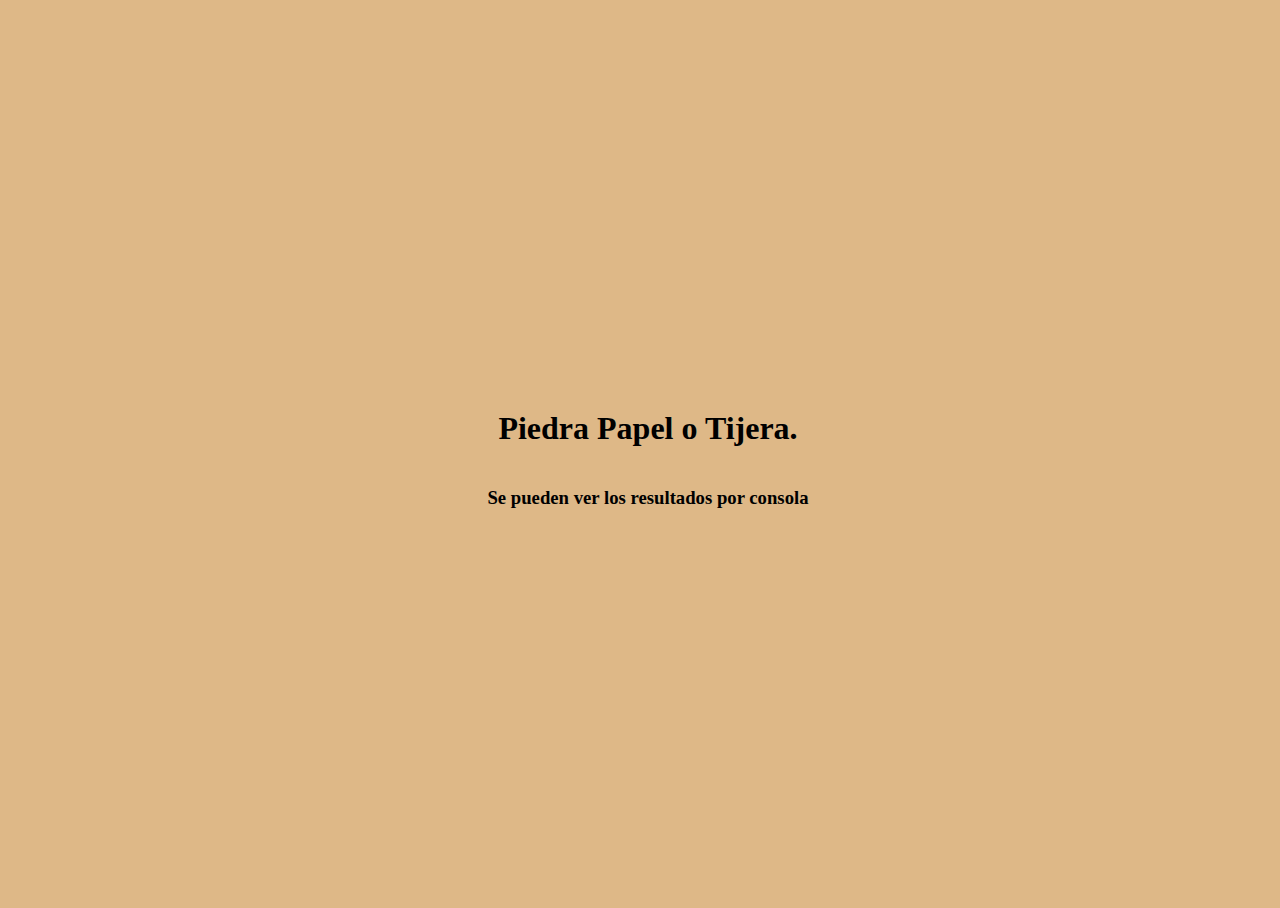
<file: T1-Piedra-Papel-Tijera/index.html>
<!DOCTYPE html>
<html lang="en">

<head>
    <meta charset="UTF-8">
    <meta http-equiv="X-UA-Compatible" content="IE=edge">
    <meta name="viewport" content="width=device-width, initial-scale=1.0">
    <title>Piedra Papel Tijera</title>
    <link rel="stylesheet" href="css/style.css">
</head>

<body>
    <div>
        <h1>
            Piedra Papel o Tijera.
        </h1>
        <h3>
            Se pueden ver los resultados por consola
        </h3>

    </div>
    <script src="scripts/app.js"></script>
</body>

</html>
</file>
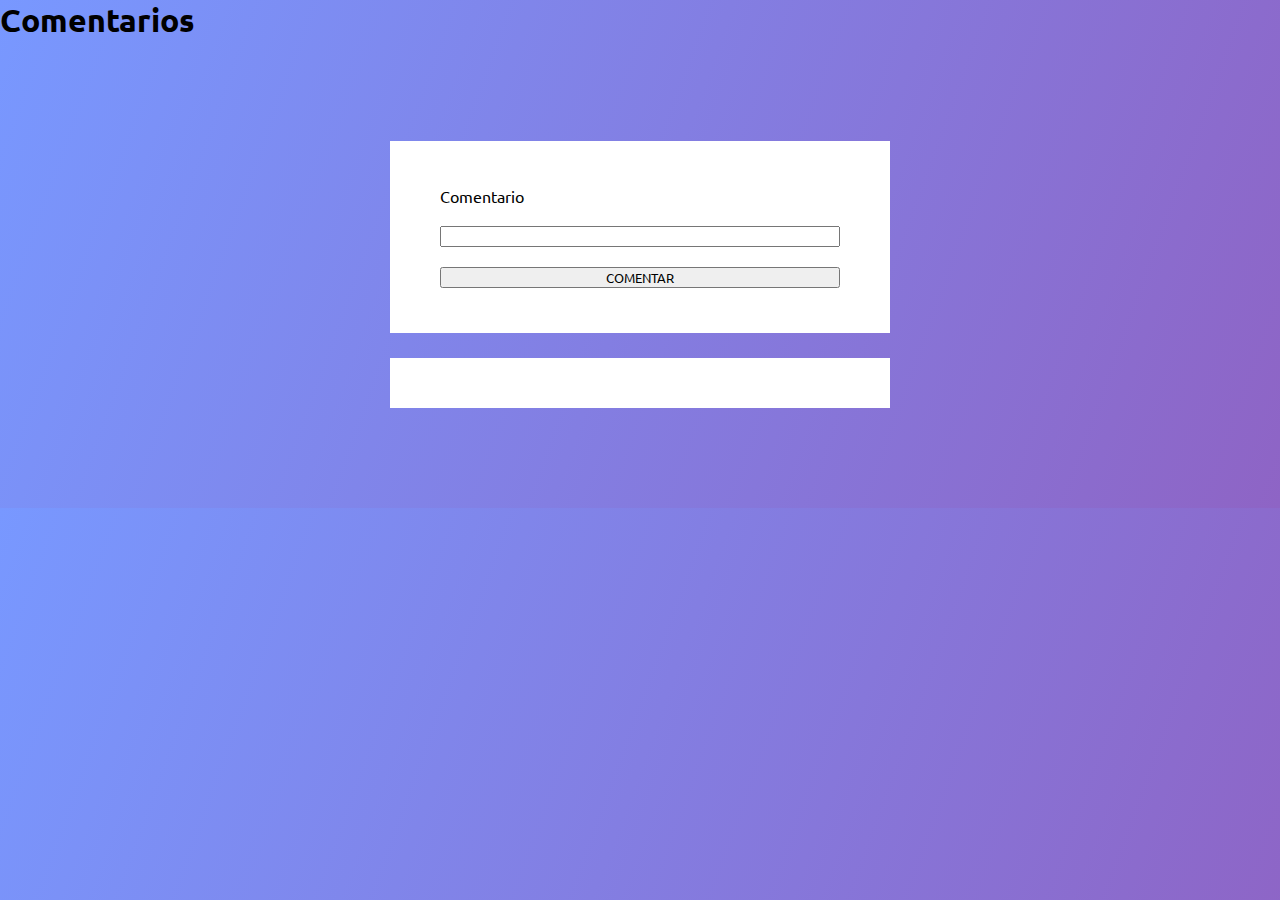
<file: T10-formulario-3/index.html>
<!DOCTYPE html>
<html lang="es">
<head>
    <meta charset="UTF-8">
    <meta http-equiv="X-UA-Compatible" content="IE=edge">
    <meta name="viewport" content="width=device-width, initial-scale=1.0">
    <title>Template</title>
    <link rel="stylesheet" href="./css/styles.css">
</head>
<body>
    <h1>Comentarios</h1>

    <main>
        <div class="contenedor">
            <form>
                <label for="comentario">Comentario</label>
                <input type="text" id="comentario">
                <button type="submit">COMENTAR</button>
            </form>
        </div>
        <div class="comentarios">
            
        </div>
    </main>
    

    <script src="./js/index.js"></script>
</body>
</html>
</file>
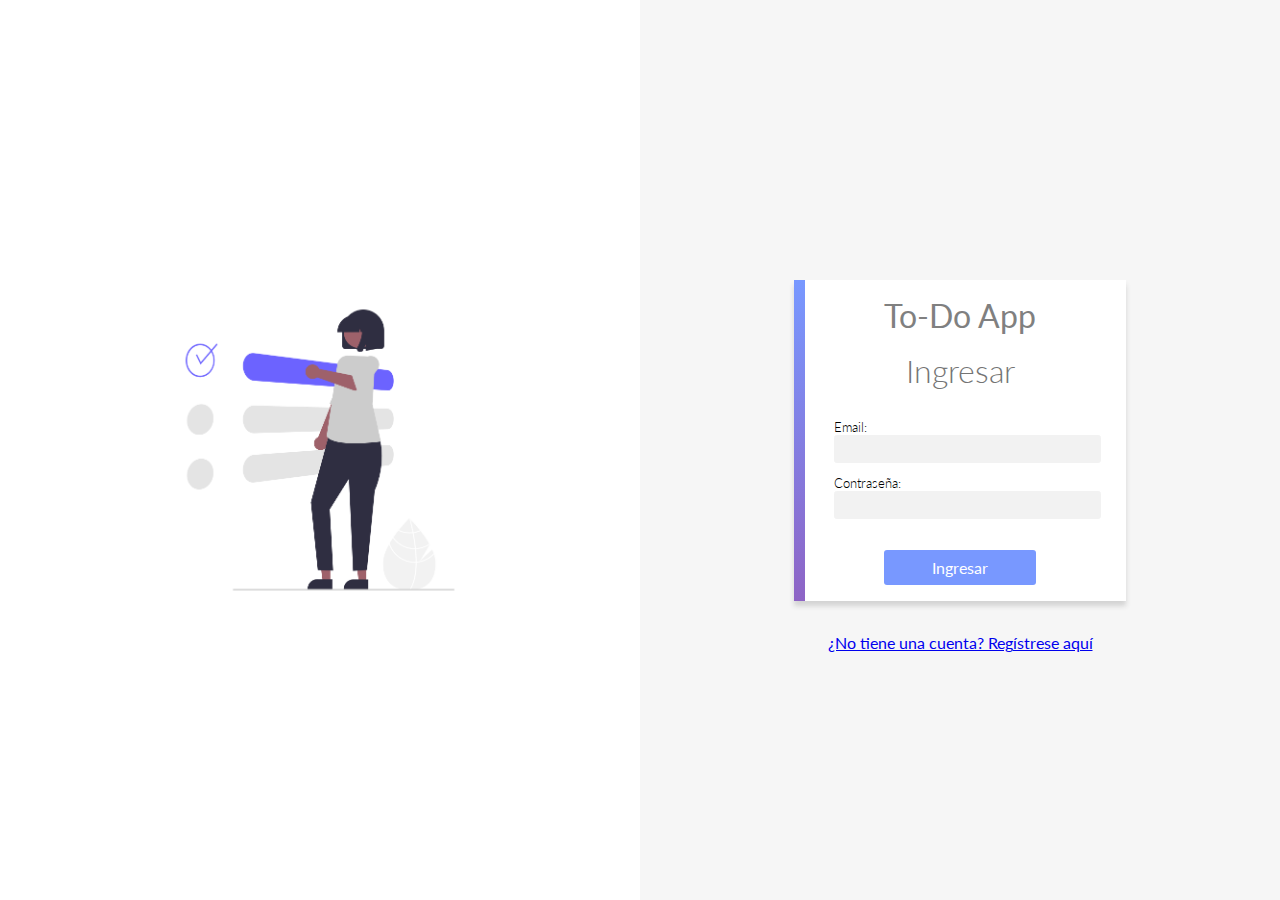
<file: T11-ToDo-ExpresionesRegulares/index.html>
<!DOCTYPE html>
<html lang="es">

<head>
    <meta charset="UTF-8">
    <meta http-equiv="X-UA-Compatible" content="IE=edge">
    <meta name="viewport" content="width=device-width, initial-scale=1.0">
    <title>ToDo</title>

    <!-- ---------------- estilos compartidos de login y signup ---------------- -->
    <link rel="stylesheet" href="styles/ingreso.css">

   


</head>

<body>
    <div class="left">
        <img src="./assets/persona-login.png" alt="">
    </div>

    <div class="right">
        <form>
            <div class="form-header">
                <p>To-Do App</p>
            </div>
            <h1>Ingresar</h1>
            <label>
                Email:
                <input id="inputEmail" type="text">
            </label>
            <label>
                Contraseña:
                <input id="inputPassword" type="password">
            </label>
            <button type="submit">Ingresar</button>
        </form>
        <div class="ingresarA">
            <a href="signup.html">¿No tiene una cuenta? Regístrese aquí</a>
        </div>
    </div>

</body>
<script src="scripts/index.js"></script>

</html>
</file>
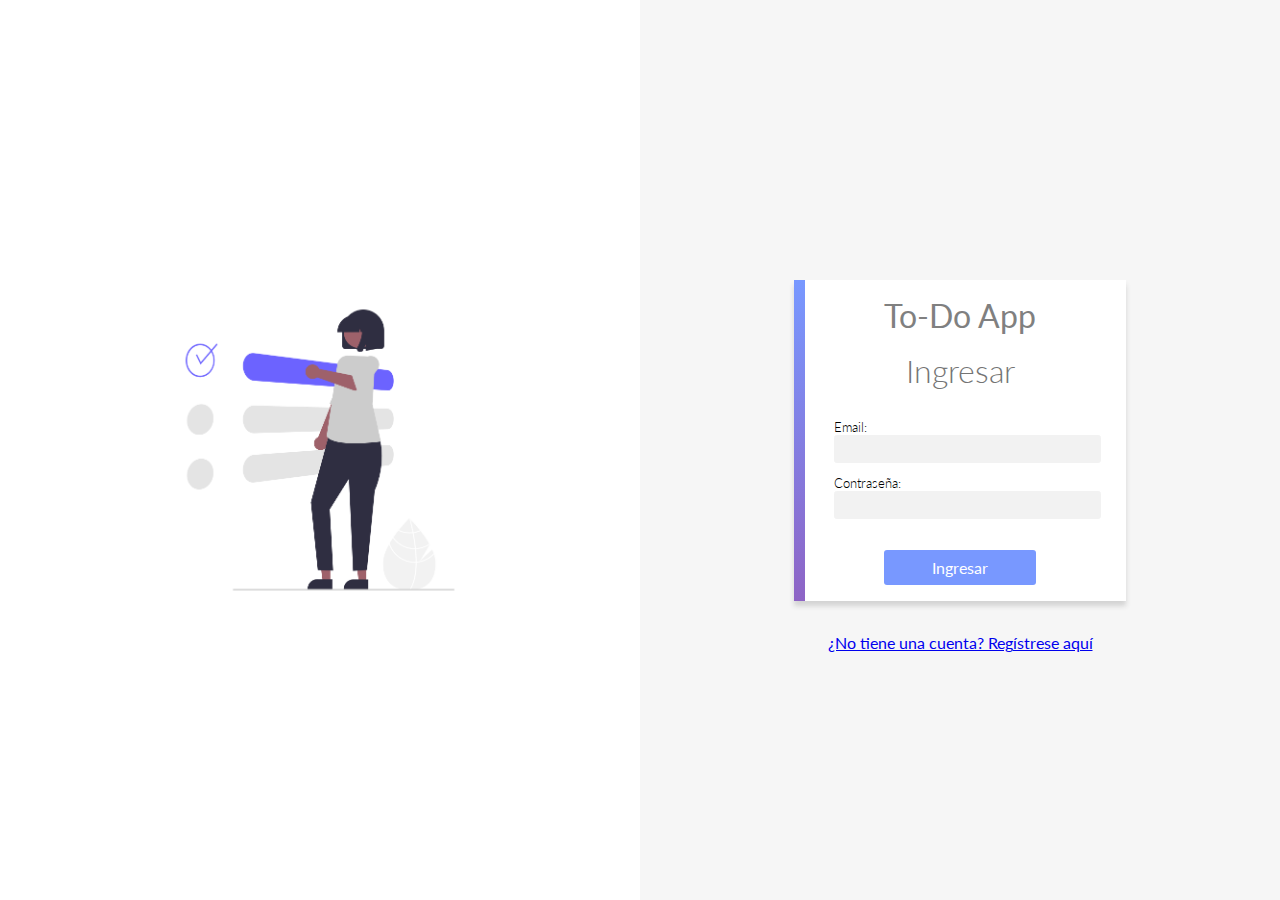
<file: T11-ToDo/index.html>
<!DOCTYPE html>
<html lang="es">

<head>
    <meta charset="UTF-8">
    <meta http-equiv="X-UA-Compatible" content="IE=edge">
    <meta name="viewport" content="width=device-width, initial-scale=1.0">
    <title>ToDo</title>

    <!-- ---------------- estilos compartidos de login y signup ---------------- -->
    <link rel="stylesheet" href="styles/ingreso.css">

   


</head>

<body>
    <div class="left">
        <img src="./assets/persona-login.png" alt="">
    </div>

    <div class="right">
        <form>
            <div class="form-header">
                <p>To-Do App</p>
            </div>
            <h1>Ingresar</h1>
            <label>
                Email:
                <input id="inputEmail" type="text">
            </label>
            <label>
                Contraseña:
                <input id="inputPassword" type="password">
            </label>
            <button type="submit" disabled>Ingresar</button>
        </form>
        <div class="ingresarA">
            <a href="signup.html">¿No tiene una cuenta? Regístrese aquí</a>
        </div>
    </div>

</body>
<script src="scripts/index.js"></script>

</html>
</file>
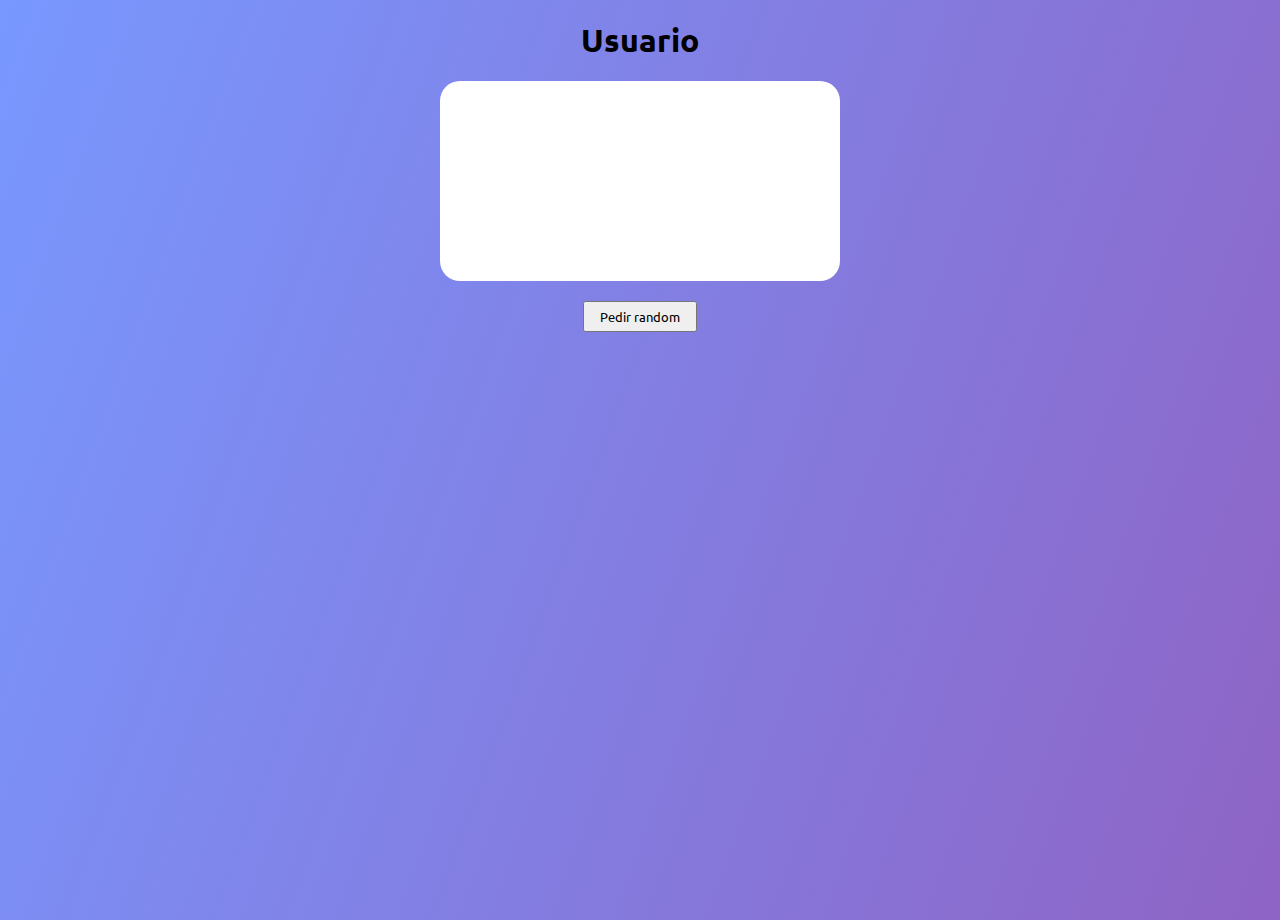
<file: T12-Api-Rest/index.html>
<!DOCTYPE html>
<html lang="es">

<head>
    <meta charset="UTF-8">
    <meta http-equiv="X-UA-Compatible" content="IE=edge">
    <meta name="viewport" content="width=device-width, initial-scale=1.0">
    <title>Promesas Usuario</title>
    <link rel="stylesheet" href="./css/styles.css">
</head>

<body>
    <h1>Usuario</h1>

    <main>
        <div class="tarjeta">

        </div>
        <div class="btnContainer">
            <button id="random">Pedir random</button>
        </div>
    </main>

    <script src="./js/index.js"></script>
</body>

</html>
</file>
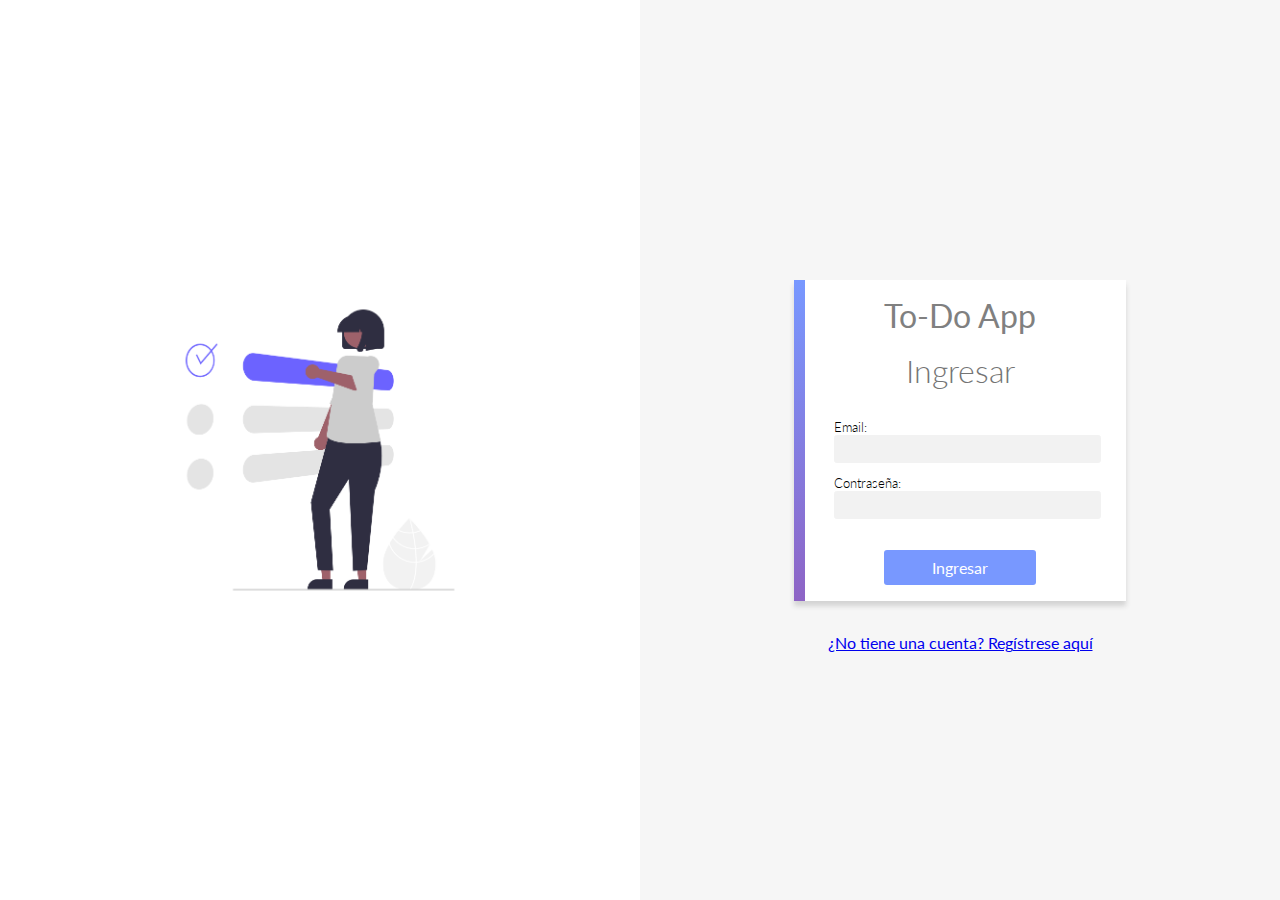
<file: T13-ToDo-Integrador/index.html>
<!DOCTYPE html>
<html lang="es">

<head>
    <meta charset="UTF-8">
    <meta http-equiv="X-UA-Compatible" content="IE=edge">
    <meta name="viewport" content="width=device-width, initial-scale=1.0">
    <title>ToDo</title>
    <link rel="shortcut icon" href="#">

    <!-- ---------------- estilos compartidos de login y signup ---------------- -->
    <link rel="stylesheet" href="styles/ingreso.css">

   


</head>

<body>
    <div class="left">
        <img src="./assets/persona-login.png" alt="">
    </div>

    <div class="right">
        <form>
            <div class="form-header">
                <p>To-Do App</p>
            </div>
            <h1>Ingresar</h1>
            <label>
                Email:
                <input id="inputEmail" type="text">
            </label>
            <label>
                Contraseña:
                <input id="inputPassword" type="password">
            </label>
            <button type="submit">Ingresar</button>
        </form>
        <div class="ingresarA">
            <a href="signup.html">¿No tiene una cuenta? Regístrese aquí</a>
        </div>
    </div>

</body>
<script src="scripts/index.js"></script>

</html>
</file>
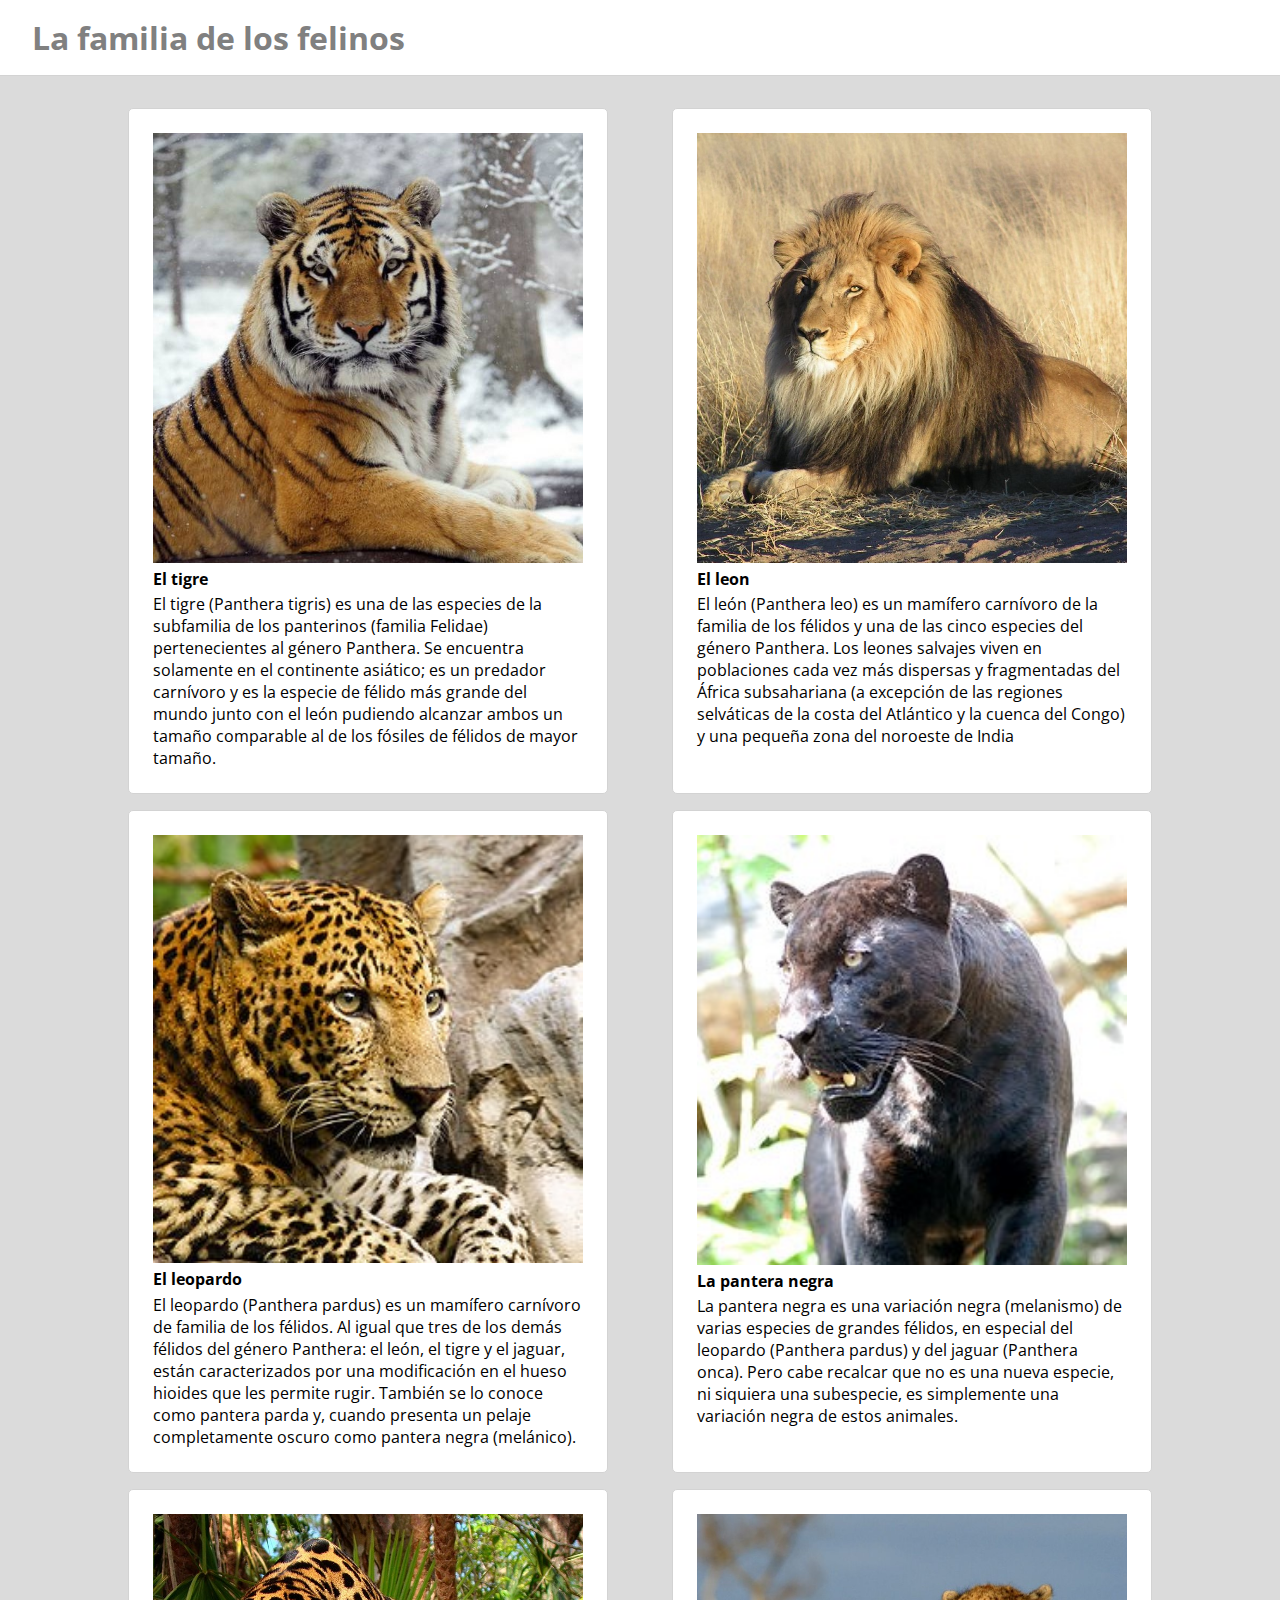
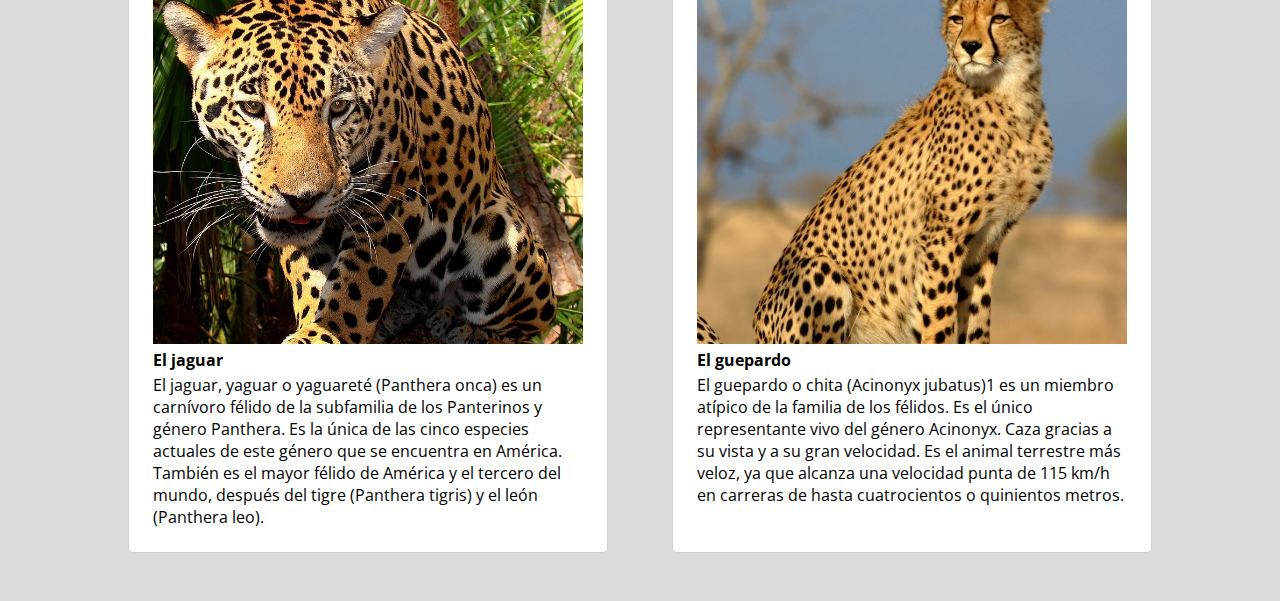
<file: T2-DOM/index.html>
<!DOCTYPE html>
<html lang="es">

<head>
  <meta charset="UTF-8">
  <meta http-equiv="X-UA-Compatible" content="IE=edge">
  <meta name="viewport" content="width=device-width, initial-scale=1.0">
  <title>Tema Oscuro - Felinos</title>
  <link rel="stylesheet" href="css/styles.css">
</head>

<body class="dark">

  <h1>La familia de los felinos</h1>

  <div class="contenedor">
    <div class="item">
      <img src="./img/tiger.jpg">
      <h2>El tigre</h2>
      <p>
        El tigre (Panthera tigris) es una de las especies​ de la subfamilia de los panterinos (familia Felidae)
        pertenecientes al género Panthera. Se encuentra solamente en el continente asiático; es un predador carnívoro y
        es
        la especie de félido más grande del mundo junto con el león pudiendo alcanzar ambos un tamaño comparable al de
        los
        fósiles de félidos de mayor tamaño.
      </p>
    </div>
    <div class="item">
      <img src="./img/leon.jpg">
      <h2>El leon</h2>
      <p>
        El león (Panthera leo) es un mamífero carnívoro de la familia de los félidos y una de las cinco especies del
        género Panthera. Los leones salvajes viven en poblaciones cada vez más dispersas y fragmentadas del África
        subsahariana (a excepción de las regiones selváticas de la costa del Atlántico y la cuenca del Congo) y una
        pequeña zona del noroeste de India
      </p>
    </div>
    <div class="item">
      <img src="./img/leopardo.jpg">
      <h2>El leopardo</h2>
      <p>
        El leopardo (Panthera pardus) es un mamífero carnívoro de familia de los félidos. Al igual que tres de los demás
        félidos del género Panthera: el león, el tigre y el jaguar, están caracterizados por una modificación en el
        hueso hioides que les permite rugir. También se lo conoce como pantera parda y, cuando presenta un pelaje
        completamente oscuro como pantera negra (melánico).
      </p>
    </div>
    <div class="item">
      <img src="./img/pantera-negra.jpg">
      <h2>La pantera negra</h2>
      <p>
        La pantera negra es una variación negra (melanismo) de varias especies de grandes félidos, en especial del
        leopardo (Panthera pardus) y del jaguar (Panthera onca). Pero cabe recalcar que no es una nueva especie, ni
        siquiera una subespecie, es simplemente una variación negra de estos animales.
      </p>
    </div>
    <div class="item">
      <img src="./img/jaguar.jpg">
      <h2>El jaguar</h2>
      <p>
        El jaguar, yaguar o yaguareté (Panthera onca) es un carnívoro félido de la subfamilia de los Panterinos y
        género Panthera. Es la única de las cinco especies actuales de este género que se encuentra en América. También
        es el mayor félido de América y el tercero del mundo, después del tigre (Panthera tigris) y el león (Panthera
        leo).
      </p>
    </div>
    <div class="item">
      <img src="./img/chita.jpg">
      <h2>El guepardo</h2>
      <p>
        El guepardo o chita (Acinonyx jubatus)1​ es un miembro atípico de la familia de los félidos. Es el único
        representante vivo del género Acinonyx. Caza gracias a su vista y a su gran velocidad. Es el animal terrestre
        más veloz, ya que alcanza una velocidad punta de 115 km/h en carreras de hasta cuatrocientos o quinientos
        metros.
      </p>
    </div>
  </div>
<script src="scripts/app.js"></script>
</body>

</html>
</file>
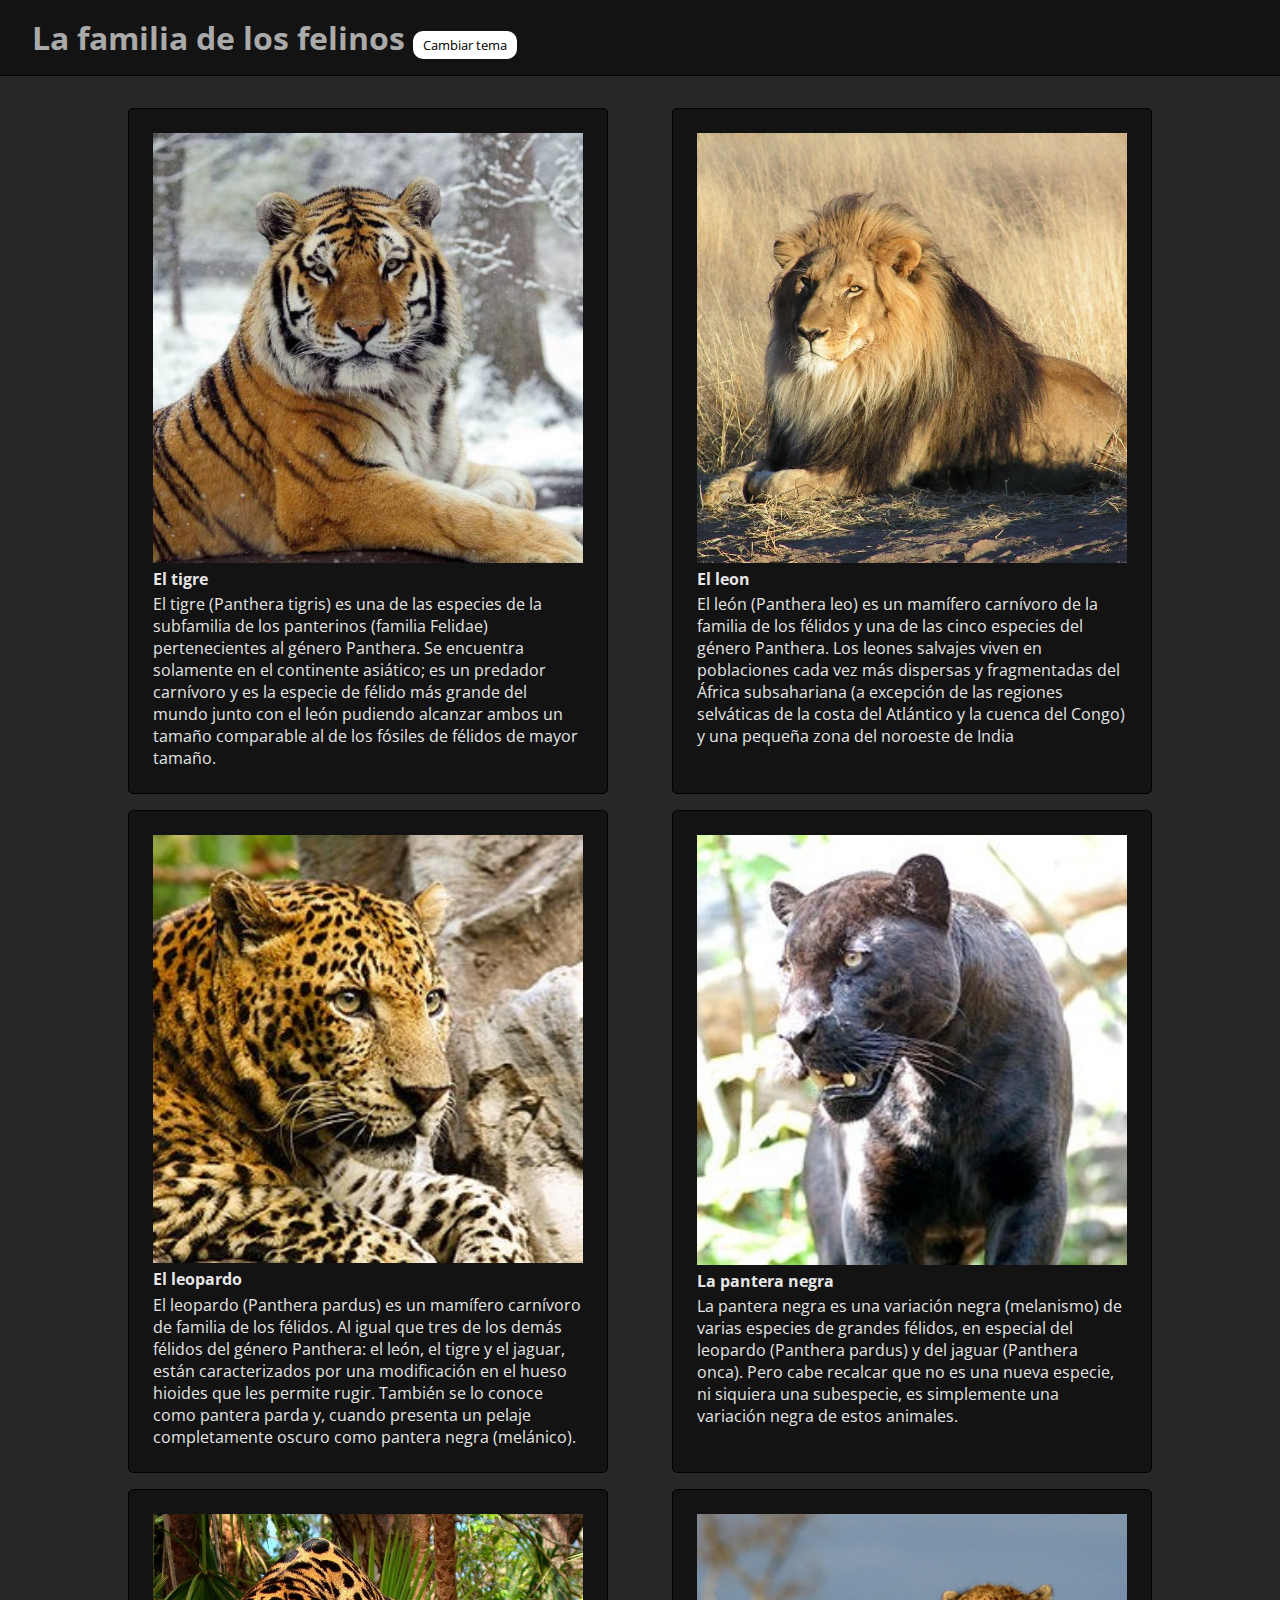
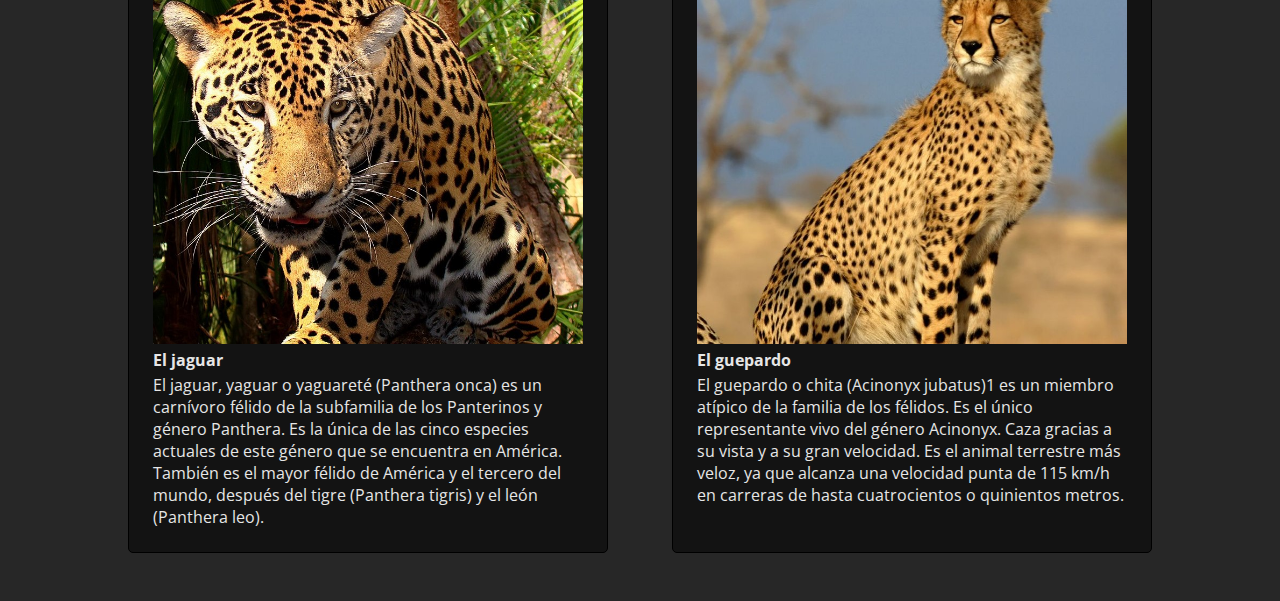
<file: T5-Felinos-2/index.html>
<!DOCTYPE html>
<html lang="es">

<head>
    <meta charset="UTF-8">
    <meta http-equiv="X-UA-Compatible" content="IE=edge">
    <meta name="viewport" content="width=device-width, initial-scale=1.0">
    <title>felinos</title>
    <link rel="stylesheet" href="css/styles.css">
</head>

<body class="dark">

    <h1>La familia de los felinos <button>Cambiar tema</button></h1>

    <div class="contenedor">
        <!-- <div class="item">
            <img src="./imagenes/tiger.jpg">
            <h2>El tigre</h2>
            <p>
                El tigre (Panthera tigris) es una de las especies​ de la subfamilia de los panterinos (familia Felidae) pertenecientes al género Panthera. Se encuentra solamente en el continente asiático; es un predador carnívoro y es la especie de félido más grande
                del mundo junto con el león pudiendo alcanzar ambos un tamaño comparable al de los fósiles de félidos de mayor tamaño.
            </p>
        </div>
        <div class="item">
            <img src="./imagenes/leon.jpg">
            <h2>El leon</h2>
            <p>
                El león (Panthera leo) es un mamífero carnívoro de la familia de los félidos y una de las cinco especies del género Panthera. Los leones salvajes viven en poblaciones cada vez más dispersas y fragmentadas del África subsahariana (a excepción de las regiones
                selváticas de la costa del Atlántico y la cuenca del Congo) y una pequeña zona del noroeste de India
            </p>
        </div>
        <div class="item">
            <img src="./imagenes/leopardo.jpg">
            <h2>El leopardo</h2>
            <p>
                El leopardo (Panthera pardus) es un mamífero carnívoro de familia de los félidos. Al igual que tres de los demás félidos del género Panthera: el león, el tigre y el jaguar, están caracterizados por una modificación en el hueso hioides que les permite
                rugir. También se lo conoce como pantera parda y, cuando presenta un pelaje completamente oscuro como pantera negra (melánico).
            </p>
        </div>
        <div class="item">
            <img src="./imagenes/pantera-negra.jpg">
            <h2>La pantera negra</h2>
            <p>
                La pantera negra es una variación negra (melanismo) de varias especies de grandes félidos, en especial del leopardo (Panthera pardus) y del jaguar (Panthera onca). Pero cabe recalcar que no es una nueva especie, ni siquiera una subespecie, es simplemente
                una variación negra de estos animales.
            </p>
        </div>
        <div class="item">
            <img src="./imagenes/jaguar.jpg">
            <h2>El jaguar</h2>
            <p>
                El jaguar, yaguar o yaguareté (Panthera onca) es un carnívoro félido de la subfamilia de los Panterinos y género Panthera. Es la única de las cinco especies actuales de este género que se encuentra en América. También es el mayor félido de América y el
                tercero del mundo, después del tigre (Panthera tigris) y el león (Panthera leo).
            </p>
        </div>
        <div class="item">
            <img src="./imagenes/chita.jpg">
            <h2>El guepardo</h2>
            <p>
                El guepardo o chita (Acinonyx jubatus)1​ es un miembro atípico de la familia de los félidos. Es el único representante vivo del género Acinonyx. Caza gracias a su vista y a su gran velocidad. Es el animal terrestre más veloz, ya que alcanza una velocidad
                punta de 115 km/h en carreras de hasta cuatrocientos o quinientos metros.
            </p>
        </div> -->
    </div>

    <script src="scripts/scripts.js"></script>
</body>

</html>
</file>
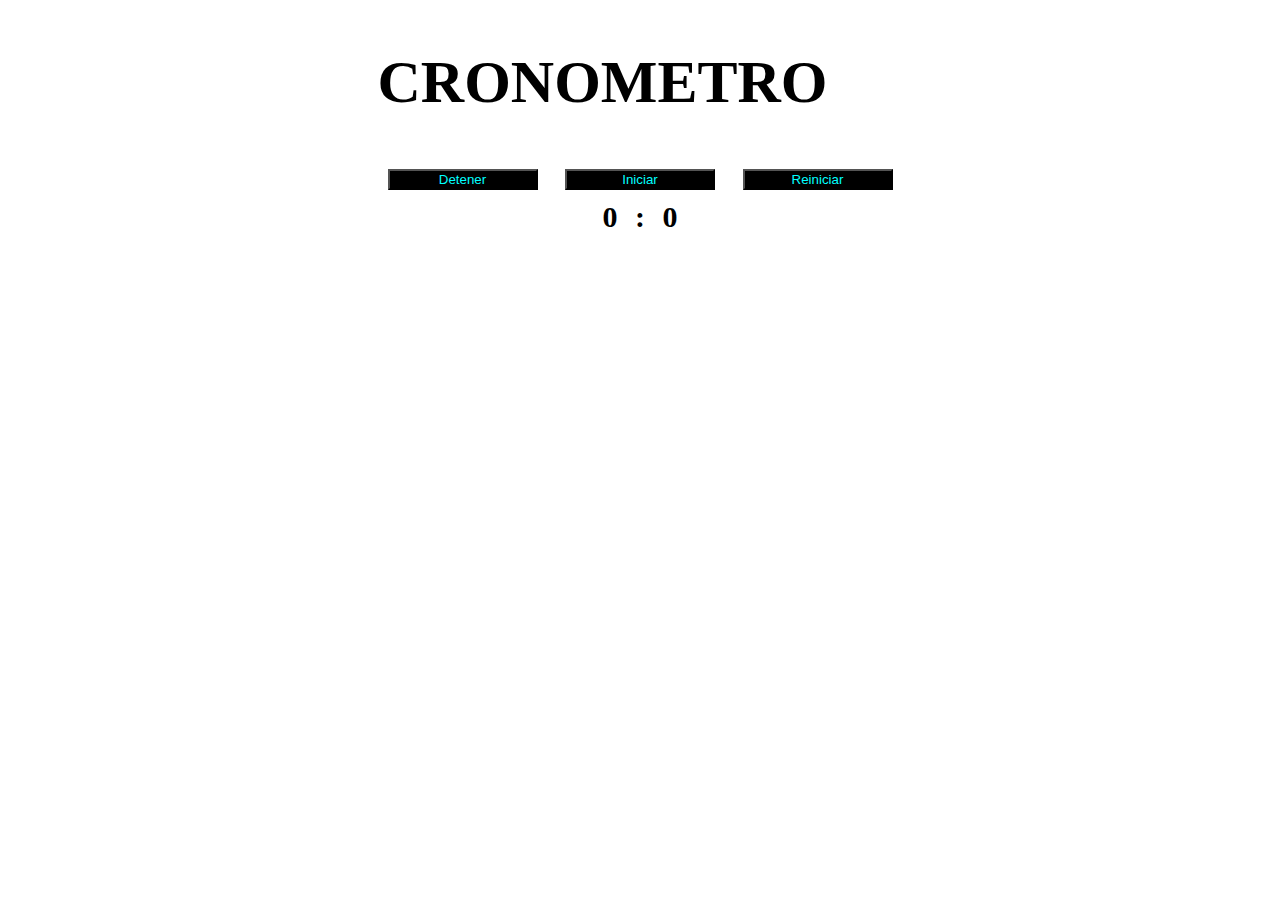
<file: T6-Cronometro/index.html>
<!DOCTYPE html>
<html>

<head>
    <title>Parcel Sandbox</title>
    <meta charset="UTF-8" />
    <link href="https://cdn.jsdelivr.net/npm/bootstrap@5.0.1/dist/css/bootstrap.min.css" rel="stylesheet"
        integrity="sha384-+0n0xVW2eSR5OomGNYDnhzAbDsOXxcvSN1TPprVMTNDbiYZCxYbOOl7+AMvyTG2x" crossorigin="anonymous" />
    <link rel="preconnect" href="https://fonts.gstatic.com" />
    <link href="https://fonts.googleapis.com/css2?family=Nunito&display=swap" rel="stylesheet" />
    <link rel="stylesheet" href="css/index.css" />
</head>

<body>
    <div class="text-center">
        <!-- <h1 class="m-5">CONTADOR</h1>
        <div class="d-flex">
            <button>Cantidad:</button>
            <p></p>
        </div> -->

        <div class="text-center">
            <h1 class="m-5">CRONOMETRO</h1>
            <div class="d-flex">
                <div>
                    <button class="detener">Detener</button>
                    <button class="iniciar">Iniciar</button>
                    <button class="reiniciar">Reiniciar</button>
                </div>
                <div class="cronometro">
                    <div id="min">0</div>
                    <div>:</div>
                    <div id="sec">0</div>
                </div>
            </div>
        </div>
    </div>
</body>

<script src="js/index.js"></script>
<script src="https://cdn.jsdelivr.net/npm/bootstrap@5.0.1/dist/js/bootstrap.bundle.min.js"
    integrity="sha384-gtEjrD/SeCtmISkJkNUaaKMoLD0//ElJ19smozuHV6z3Iehds+3Ulb9Bn9Plx0x4" crossorigin="anonymous">
</script>

</html>
</file>
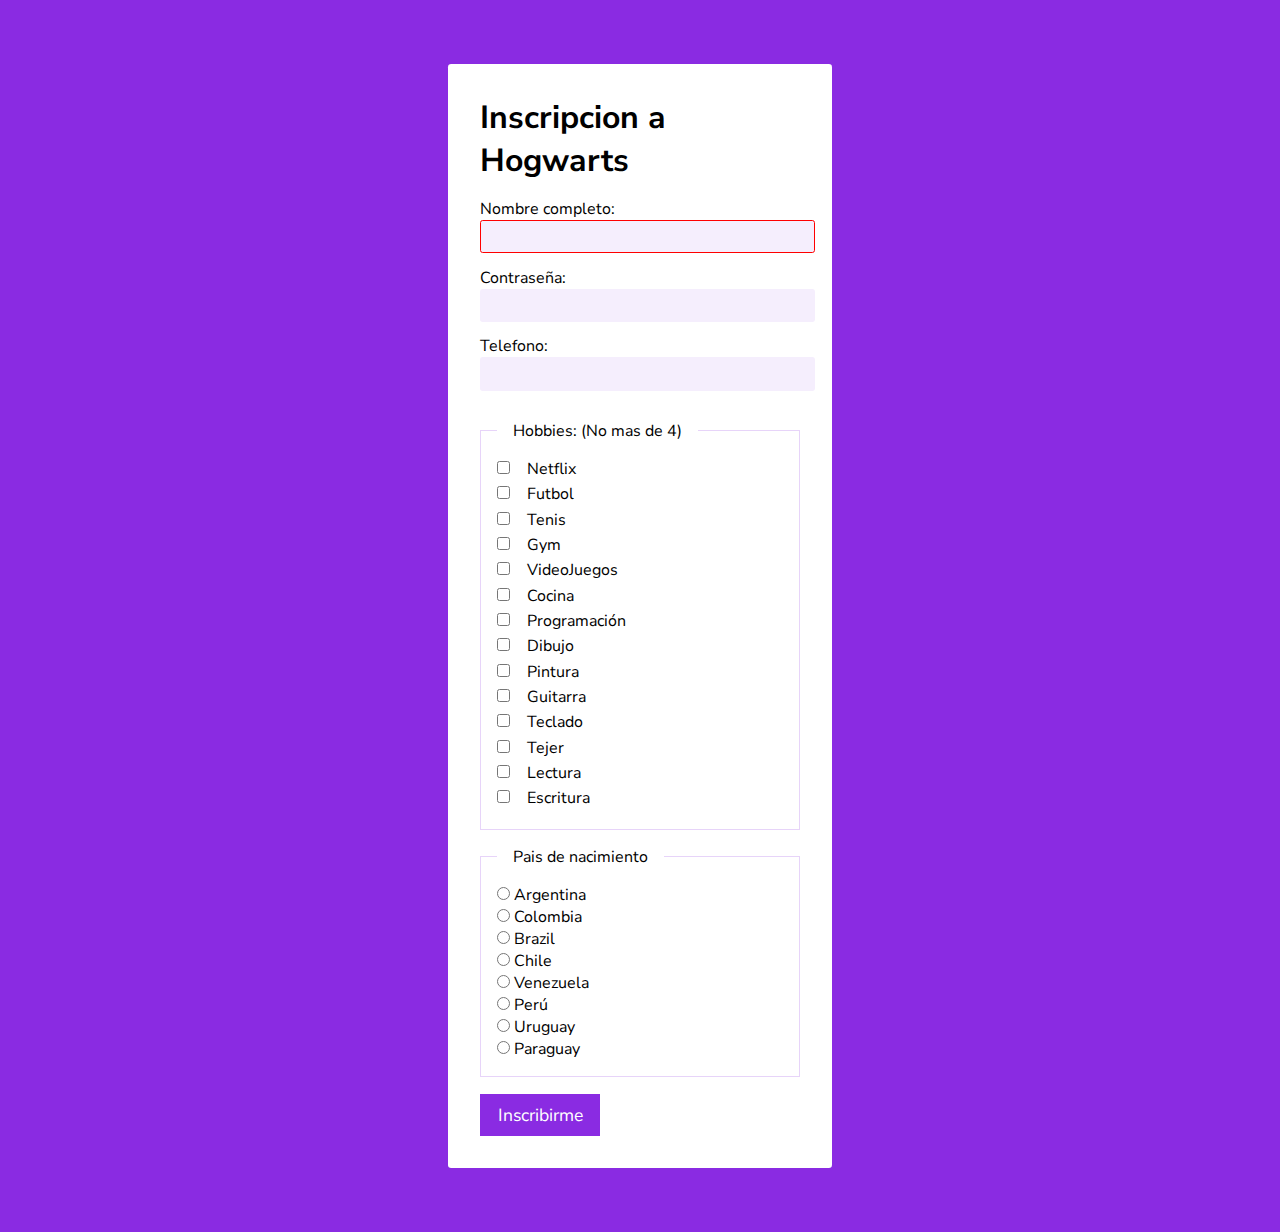
<file: T8-formularios/index.html>
<!DOCTYPE html>
<html lang="en">

<head>
  <meta charset="UTF-8">
  <meta http-equiv="X-UA-Compatible" content="IE=edge">
  <meta name="viewport" content="width=device-width, initial-scale=1.0">
  <link rel="stylesheet" href="css/index.css">
  <title>Formulario</title>
  <link rel="shortcut icon" href="#" />

</head>

<body>

  <form>
    <h1>Inscripcion a Hogwarts</h1>
    <label>
      Nombre completo:
      <input type="text" class="error" name="nombre" id="nombre" autocomplete="off">
    </label>
    <label>
      Contraseña:
      <input type="password" name="pass" id="pass">
    </label>
    <label>
      Telefono:
      <input type="number" name="tel" id="tel">
    </label>

    <fieldset>
      <legend>Hobbies: (No mas de 4)</legend>
      <label>
        <input type="checkbox" name="hobbies" id="hobbiesNetflix" value="Netflix">
        Netflix
      </label>
      <label>
        <input type="checkbox" name="hobbies" id="hobbiesFutbol" value="Futbol">
        Futbol
      </label>
      <label>
        <input type="checkbox" name="hobbies" id="hobbiesTenis" value="Tenis">
        Tenis
      </label>
      <label>
        <input type="checkbox" name="hobbies" id="hobbiesGym" value="Gym">
        Gym
      </label>
      <label>
        <input type="checkbox" name="hobbies" id="hobbiesVideoJuegos" value="VideoJuegos">
        VideoJuegos
      </label>
      <label>
        <input type="checkbox" name="hobbies" id="hobbiesCocina" value="Cocina">
        Cocina
      </label>
      <label>
        <input type="checkbox" name="hobbies" id="hobbiesProgramación" value="Programación">
        Programación
      </label>
      <label>
        <input type="checkbox" name="hobbies" id="hobbiesDibujo" value="Dibujo">
        Dibujo
      </label>
      <label>
        <input type="checkbox" name="hobbies" id="hobbiesPintura" value="Pintura">
        Pintura
      </label>
      <label>
        <input type="checkbox" name="hobbies" id="hobbiesGuitarra" value="Guitarra">
        Guitarra
      </label>
      <label>
        <input type="checkbox" name="hobbies" id="hobbiesTeclado" value="Teclado">
        Teclado
      </label>
      <label>
        <input type="checkbox" name="hobbies" id="hobbiesTejer" value="Tejer">
        Tejer
      </label>
      <label>
        <input type="checkbox" name="hobbies" id="Lectura" value="Lectura">
        Lectura
      </label>
      <label>
        <input type="checkbox" name="hobbies" id="hobbiesEscritura" value="Escritura">
        Escritura
      </label>
    </fieldset>

    <fieldset>
      <legend>Pais de nacimiento</legend>
      <label>
        <input type="radio" name="nacionalidad" id="nacionalidadArgentina" value="Argentina">
        Argentina
      </label>
      <label>
        <input type="radio" name="nacionalidad" id="nacionalidadColombiana" value="Colombia">
        Colombia
      </label>
      <label>
        <input type="radio" name="nacionalidad" id="nacionalidadBrazilera" value="Brasil">
        Brazil
      </label>
      <label>
        <input type="radio" name="nacionalidad" id="nacionalidadChilena" value="Chile">
        Chile
      </label>
      <label>
        <input type="radio" name="nacionalidad" id="nacionalidadVenezolana" value="Venezuela">
        Venezuela
      </label>
      <label>
        <input type="radio" name="nacionalidad" id="nacionalidadPerú" value="Perú">
        Perú
      </label>
      <label>
        <input type="radio" name="nacionalidad" id="nacionalidadUruguay" value="Uruguay">
        Uruguay
      </label>
      <label>
        <input type="radio" name="nacionalidad" id="nacionalidadParaguay" value="Paraguay">
        Paraguay
      </label>
    </fieldset>

    <button>Inscribirme</button>
  </form>

  <script src="script/index.js"></script>
</body>

</html>
</file>
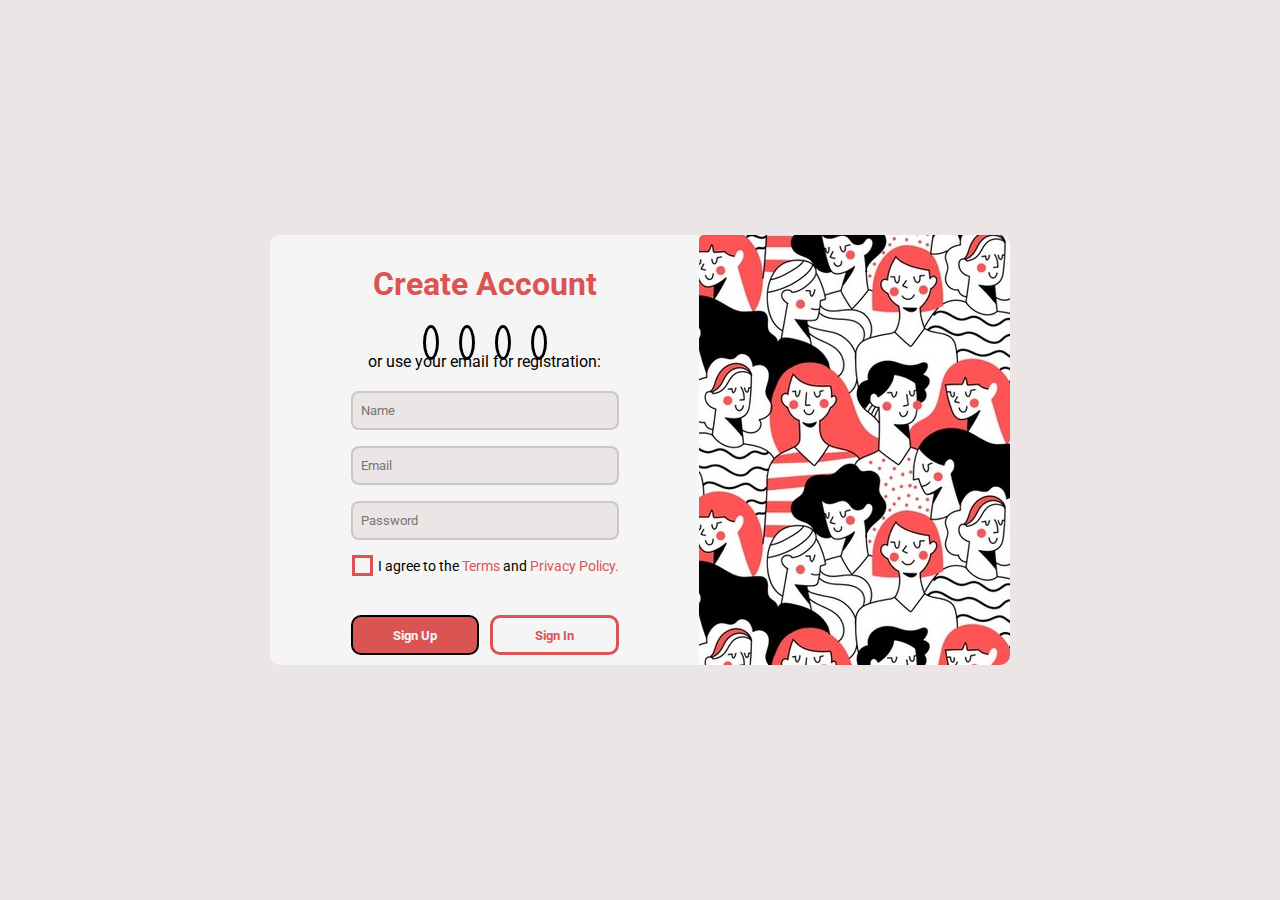
<file: T9-fromulario-2/index.html>
<!DOCTYPE html>
<html lang="en">

<head>
    <meta charset="UTF-8">
    <meta http-equiv="X-UA-Compatible" content="IE=edge">
    <meta name="viewport" content="width=device-width, initial-scale=1.0">
    <title>Form login</title>
    <link rel="stylesheet" href="https://cdnjs.cloudflare.com/ajax/libs/font-awesome/6.0.0-beta3/css/all.min.css"
        integrity="sha512-Fo3rlrZj/k7ujTnHg4CGR2D7kSs0v4LLanw2qksYuRlEzO+tcaEPQogQ0KaoGN26/zrn20ImR1DfuLWnOo7aBA=="
        crossorigin="anonymous" referrerpolicy="no-referrer" />
        <link rel="shortcut icon" href="#">
    <link rel="stylesheet" href="css/style.css">
</head>

<body>

    <header></header>
    <main>
        <div>
            <div class="form-container">
                <form action="Submit">
                    <h1>Create Account</h1>
                    <div class="div-social">
                        <i class="fab fa-google"></i>
                        <i class="fab fa-facebook-f"></i>
                        <i class="fab fa-twitter"></i>
                        <i class="fab fa-vk"></i>
                    </div>
                    <legend>or use your email for registration:</legend>
                    <input class="info-login" type="text" name="name" id="name" placeholder=" Name">
                    <input class="info-login" type="email" name="email" id="email" placeholder=" Email">
                    <input class="info-login" type="password" name="password" id="password" placeholder=" Password">
                    <input type="checkbox" name="terms" id="terms">
                    <label for="terms"> I agree to the <a href="index.html">Terms</a> and <a href="index.html">Privacy Policy.</a></label>
                    <div class="botones">
                        <input type="submit" value="Sign Up">
                        <a href="index.html">Sign In</a>
                    </div>
                    <ul></ul>
                </form>
            </div>
            <div class="imagen-bg"></div>
        </div>
    </main>
    <footer></footer>

</body>
<script src="scripts/app.js"></script>

</html>
</file>
<file: T1-Piedra-Papel-Tijera/css/style.css>
html {
  height: 100%;
  width: 100%;
}

html body {
  background-color: burlywood;
  height: 100%;
  width: 100%;
  display: -webkit-box;
  display: -ms-flexbox;
  display: flex;
  -webkit-box-pack: center;
      -ms-flex-pack: center;
          justify-content: center;
  -webkit-box-align: center;
      -ms-flex-align: center;
          align-items: center;
}

html body div {
  display: -webkit-box;
  display: -ms-flexbox;
  display: flex;
  -webkit-box-pack: center;
      -ms-flex-pack: center;
          justify-content: center;
  -webkit-box-align: center;
      -ms-flex-align: center;
          align-items: center;
  -webkit-box-orient: vertical;
  -webkit-box-direction: normal;
      -ms-flex-direction: column;
          flex-direction: column;
}
/*# sourceMappingURL=style.css.map */
</file>
<file: T10-formulario-3/css/styles.css>
@import url('https://fonts.googleapis.com/css2?family=Ubuntu:wght@300;400;700&display=swap');

:root {
    --primary: #7898FF;
    --secondary: #8E64C5;
    --app-grey: #F2F2F2;
  }

*{
    padding: 0;
    margin: 0;
    box-sizing: border-box;
    font-family: 'Ubuntu', sans-serif;
}

body{
background: linear-gradient(110deg, var(--primary), var(--secondary));
}

main{
  margin: 100px 0;
}
.contenedor{
  width: 500px;
  margin: 25px auto;
  padding: 25px 50px;
  background-color: white;
}
.contenedor input,label,button{
  display: block;
  margin: 20px auto;
  width: 100%;
}


.comentarios{
  width: 500px;
  margin: 0 auto;
  padding: 25px 50px;
  background-color: white;
}
.comentarios p{
  background-color: var(--app-grey);
  padding: 10px;
  margin: 10px 0;
}
</file>
<file: T11-ToDo-ExpresionesRegulares/styles/ingreso.css>
@import url('./common.css');

body{
  display: flex;
}

h1 {
  color: rgb(116, 116, 116);
  font-weight: 300;
  margin: .5em 0;
}

form {
  position: relative;
  max-width: 26em;
  background-color: white;
  display: flex;
  align-items: center;
  flex-direction: column;
  margin: 2em auto;
  box-shadow: 0 5px 5px lightgrey;
  padding: 1em 2.5em;
  box-sizing: border-box;
}

form:after {
  position: absolute;
  content: '';
  width: .7em;
  height: 100%;
  top: 0;
  left: 0;
  background: linear-gradient(var(--primary), var(--secondary));
}


input {
  width: 100%;
  padding: .4em .5em;
  background-color: var(--app-grey);
  border: 1px solid var(--app-grey);
  border-radius: .2em;
}

input:focus {
  outline: none;
  border: 1px solid lightgrey;
}

label {
  width: 100%;
  font-weight: 300;
  margin-bottom: -.1em;
  margin-top: 1em;
  font-size: .8em;
}

button {
  padding: .5em 3em;
  background-color: var(--primary);
  color: white;
  margin-top: 2em;
  font-weight: 400;
  font-size: 1em;
}

.form-header {
  color: grey;
  font-size: 2em;
}
.ingresarA{
  text-align: center;
}
.left{
  width: 50%;  
  background-color: white;
  text-align: center;
  display: flex;
  align-items: center;
  justify-content: center;
}
.left img{
  width:60%;
}
.right{
  width: 50%;
  display: flex;
  flex-direction: column;
  align-items: center;
  justify-content: center;
}
</file>
<file: T11-ToDo/styles/ingreso.css>
@import url('./common.css');

body{
  display: flex;
}

h1 {
  color: rgb(116, 116, 116);
  font-weight: 300;
  margin: .5em 0;
}

form {
  position: relative;
  max-width: 26em;
  background-color: white;
  display: flex;
  align-items: center;
  flex-direction: column;
  margin: 2em auto;
  box-shadow: 0 5px 5px lightgrey;
  padding: 1em 2.5em;
  box-sizing: border-box;
}

form:after {
  position: absolute;
  content: '';
  width: .7em;
  height: 100%;
  top: 0;
  left: 0;
  background: linear-gradient(var(--primary), var(--secondary));
}


input {
  width: 100%;
  padding: .4em .5em;
  background-color: var(--app-grey);
  border: 1px solid var(--app-grey);
  border-radius: .2em;
}

input:focus {
  outline: none;
  border: 1px solid lightgrey;
}

label {
  width: 100%;
  font-weight: 300;
  margin-bottom: -.1em;
  margin-top: 1em;
  font-size: .8em;
}

button {
  padding: .5em 3em;
  background-color: var(--primary);
  color: white;
  margin-top: 2em;
  font-weight: 400;
  font-size: 1em;
}

.form-header {
  color: grey;
  font-size: 2em;
}
.ingresarA{
  text-align: center;
}
.left{
  width: 50%;  
  background-color: white;
  text-align: center;
  display: flex;
  align-items: center;
  justify-content: center;
}
.left img{
  width:60%;
}
.right{
  width: 50%;
  display: flex;
  flex-direction: column;
  align-items: center;
  justify-content: center;
}
</file>
<file: T12-Api-Rest/css/styles.css>
@import url('https://fonts.googleapis.com/css2?family=Ubuntu:wght@300;400;700&display=swap');

:root {
    --primary: #7898FF;
    --secondary: #8E64C5;
    --app-grey: #F2F2F2;
  }

*{
    padding: 0;
    margin: 0;
    box-sizing: border-box;
    font-family: 'Ubuntu', sans-serif;
}

body{
background: linear-gradient(110deg, var(--primary), var(--secondary));
height: 100vh;
}

h1{
  text-align: center;
  margin: 20px 0;
}

.tarjeta{
  background-color: white;
  border-radius: 20px;
  margin: 0 auto;
  height: 200px;
  width: 50%;
  max-width: 400px;
}

.btnContainer{
  padding: 20px 0;
  text-align: center;
}
.btnContainer button{
  padding: 5px 15px;
}
</file>
<file: T13-ToDo-Integrador/styles/ingreso.css>
@import url('./common.css');

body{
  display: flex;
}

h1 {
  color: rgb(116, 116, 116);
  font-weight: 300;
  margin: .5em 0;
}

form {
  position: relative;
  max-width: 26em;
  background-color: white;
  display: flex;
  align-items: center;
  flex-direction: column;
  margin: 2em auto;
  box-shadow: 0 5px 5px lightgrey;
  padding: 1em 2.5em;
  box-sizing: border-box;
}

form:after {
  position: absolute;
  content: '';
  width: .7em;
  height: 100%;
  top: 0;
  left: 0;
  background: linear-gradient(var(--primary), var(--secondary));
}


input {
  width: 100%;
  padding: .4em .5em;
  background-color: var(--app-grey);
  border: 1px solid var(--app-grey);
  border-radius: .2em;
}

input:focus {
  outline: none;
  border: 1px solid lightgrey;
}

label {
  width: 100%;
  font-weight: 300;
  margin-bottom: -.1em;
  margin-top: 1em;
  font-size: .8em;
}

button {
  padding: .5em 3em;
  background-color: var(--primary);
  color: white;
  margin-top: 2em;
  font-weight: 400;
  font-size: 1em;
}

.form-header {
  color: grey;
  font-size: 2em;
}
.ingresarA{
  text-align: center;
}
.left{
  width: 50%;  
  background-color: white;
  text-align: center;
  display: flex;
  align-items: center;
  justify-content: center;
}
.left img{
  width:60%;
}
.right{
  width: 50%;
  display: flex;
  flex-direction: column;
  align-items: center;
  justify-content: center;
}
</file>
<file: T2-DOM/css/styles.css>
@import url('https://fonts.googleapis.com/css2?family=Open+Sans:wght@300;400&display=swap');

* {
  margin: 0;
  padding: 0;
  font-family: 'Open Sans', sans-serif;
}

body {
  background-color: rgb(219, 219, 219);
}

h1 {
  padding: .5em 1em;
  background-color: white;
  border-bottom: 1px solid lightgrey;
  color: grey;
}

.contenedor {
  display: flex;
  flex-wrap: wrap;
  justify-content: space-between;
  width: 80%;
  margin: 2em 10%;
}

.item {
  width: 30em;
  background-color: white;
  box-sizing: border-box;
  padding: 1.5em;
  margin-bottom: 1em;
  border-radius: 5px;
  border: 1px solid lightgray;
}

.item img {
  width: 100%;
}

.item h2 {
  font-size: 1em;
  margin-bottom: .2em;
}
</file>
<file: T5-Felinos-2/css/styles.css>
@import url('https://fonts.googleapis.com/css2?family=Open+Sans:wght@300;400&display=swap');
* {
    margin: 0;
    padding: 0;
    font-family: 'Open Sans', sans-serif;
}

body {
    background-color: rgb(219, 219, 219);
}

h1 {
    padding: .5em 1em;
    background-color: white;
    border-bottom: 1px solid lightgrey;
    color: grey;
}

.contenedor {
    display: flex;
    flex-wrap: wrap;
    justify-content: space-between;
    width: 80%;
    margin: 2em 10%;
}

.item {
    width: 30em;
    background-color: white;
    box-sizing: border-box;
    padding: 1.5em;
    margin-bottom: 1em;
    border-radius: 5px;
    border: 1px solid lightgray;
}

.item img {
    width: 100%;
}

.item h2 {
    font-size: 1em;
    margin-bottom: .2em;
}

button {
    padding: 5px 10px;
    background-color: green;
    border-radius: 10px;
    border: none;
}


/* estilos para tema oscuro ---------------------------------------------------------------------------------------------- */

.dark {
    background-color: rgb(39, 39, 39);
}

.dark h1 {
    background-color: rgb(19, 19, 19);
    color: rgb(170, 170, 170);
    border-color: black;
}

.dark .item {
    background-color: rgb(19, 19, 19);
    border-color: black;
}

.dark p {
    color: rgb(230, 230, 230);
}

.dark h2 {
    color: rgb(230, 230, 230);
}

.dark button {
    background-color: white;
}
</file>
<file: T6-Cronometro/css/index.css>
body {
    display: flex;
    flex-direction: column;
    align-items: center;
    font-size: 30px;
    font-weight: 900;
}

button {
    width: 150px;
    color: aqua;
    background-color: black;
    margin: 10px;
}

p {
    color: red;
    margin: 10px;
    display: inline-block;
}

.d-flex{
    display: flex;
    flex-direction: column;
}

.cronometro{
    display: flex;
    justify-content: space-between;
    align-items: center;
    margin:0 auto;
    width: 75px;
}
</file>
<file: T8-formularios/css/index.css>
@import url('https://fonts.googleapis.com/css2?family=Nunito+Sans:wght@200;400&display=swap');
* {
    margin: 0;
    padding: 0;
    font-family: 'Nunito Sans', sans-serif;
}

body {
    display: flex;
    min-height: 100vh;
    background-color: blueviolet;
}

form {
    background-color: white;
    width: 30vw;
    height: fit-content;
    padding: 2em;
    margin: 4em 35vw;
    border-radius: .2em;
}

h1 {
    margin-bottom: .5em;
}

input:not([type=checkbox]):not([type=radio]) {
    position: relative;
    width: 100%;
    padding: .5em;
    border-radius: .2em;
    border: 1px solid transparent;
    background-color: rgba(137, 43, 226, 0.082);
    margin-bottom: 1em;
}

input.error:not([type=checkbox]):not([type=radio]) {
    border: 1px solid red;
}

fieldset {
    display: flex;
    flex-wrap: wrap;
    width: 100%;
    border: none;
    border: 1px solid rgba(137, 43, 226, 0.205);
    margin-top: 1em;
    box-sizing: border-box;
    padding: 1em;
}

fieldset legend {
    padding: 0 1em;
}

fieldset label {
    display: block;
    width: 9em;
}

input[type=checkbox] {
    margin-right: 1em;
    margin-bottom: .7em;
}

button {
    background-color: blueviolet;
    color: white;
    font-size: 1.1em;
    padding: .5em 1em;
    border: none;
    margin-top: 1em;
}

button:disabled {
    opacity: .5;
    cursor: not-allowed;
}
</file>
<file: T9-fromulario-2/css/style.css>
@import url('https://fonts.googleapis.com/css2?family=Roboto:wght@400;700&display=swap');

* {
    margin: 0;
    padding: 0;
    box-sizing: border-box;
    text-align: center;
    font-family: "Roboto", sans-serif;
}

:root {
    --white: whitesmoke;
    --grey: rgb(235, 229, 229);
    --primary-color: rgb(218, 84, 84);
}

a {
    text-decoration: none;
}

html {
    height: 100%;
}

body {
    background-color: var(--grey);
    display: flex;
    justify-content: center;
    align-items: center;
    height: 100%;
}

i {
    border-radius: 1px;
    border-style: solid;
    border-radius: 50%;
    padding: 5px;
    margin: 15px 10px;
    width: 33px;
    height: 33px;
    text-align: center;
    font-size: 1rem;
}

main>div {
    display: flex;
    background-color: var(--white);
    width: 740px;
    border-radius: 10px;
}

h1 {
    padding-top: 30px;
    padding-bottom: 30px;
}

.form-container {
    width: 58%;
    display: flex;
    justify-content: center;
}

form {
    display: flex;
    flex-direction: column;
    align-items: center;
    max-width: 90%;
}

legend {
    padding-bottom: 12px;
}

.info-login {
    width: 100%;
    padding: 10px 5px;
    margin: 8px 0px;
    border-radius: 8px;
    border-style: solid;
    border-color: rgba(128, 128, 128, 0.3);
    background-color: var(--grey);
    text-align: left;
}

.imagen-bg {
    background-image: url("../img/Screenshot_3.jpg");
    width: 42%;
    border-top-right-radius: 10px;
    border-bottom-right-radius: 10px;
}

h1,
a {
    color: var(--primary-color);
}

label {
    margin-top: 10px;
    position: relative;
    padding-left: 27px;
    font-size: 0.9rem;
}

input[type="checkbox"] {
    display: none;
}

label::before {
    content: "";
    display: block;
    width: 15px;
    height: 15px;
    border-style: solid;
    position: absolute;
    border-color: var(--primary-color);
    left: 1px;
    bottom: -1px;
}

input[type="checkbox"]:checked+label::before {
    content: "\f00c";
    font-family: "Font Awesome 5 Free";
    font-weight: 900;
    background-color: var(--primary-color);
    border-color: var(--primary-color);
    color: white;
}

.botones {
    margin: 40px 0px 10px;
    width: 100%;
    display: flex;
    justify-content: space-between;
}

ul {
    max-width: 277px;
}

li {
    margin-bottom: 10px;
    text-align: left;
}

.botones input,
.botones a {
    height: 40px;
    width: 48%;
    border-style: solid;
    border-radius: 10px;
    display: flex;
    justify-content: center;
    align-items: center;
    font-weight: 700;
    font-size: 0.8rem;
}

.botones input {
    background-color: var(--primary-color);
    color: var(--white);
}

.botones input:hover {
    background-color: var(--white);
    color: var(--primary-color);
    transition: linear 0.3s;
    cursor: pointer;
    border-color: var(--primary-color);
}

.botones a:hover {
    background-color: var(--primary-color);
    color: var(--white);
    transition: linear 0.3s;
    cursor: pointer;
}

@media screen and (max-width:600px) {
    .form-container {
        width: 100%;
        /* background-image: url("../img/Screenshot_3.jpg");
        background-repeat: no-repeat;
        background-size: contain;
        background-position: center; */
    }

    .imagen-bg {
        width: 0%;
    }

    h1 {
        background-image: url("../img/Screenshot_3.jpg");
        width: 100%;
        -webkit-text-stroke: 1px var(--white);
        /* width and color */
        color: black;
        font-size: 2.1rem;
    }

    main>div {

        width: 430px;

    }

}


/* .imagen-bg {
    background-image: url("../img/Screenshot_3.jpg");
    width: 42%;
    border-top-right-radius: 10px;
    border-bottom-right-radius: 10px;
} */
</file>
